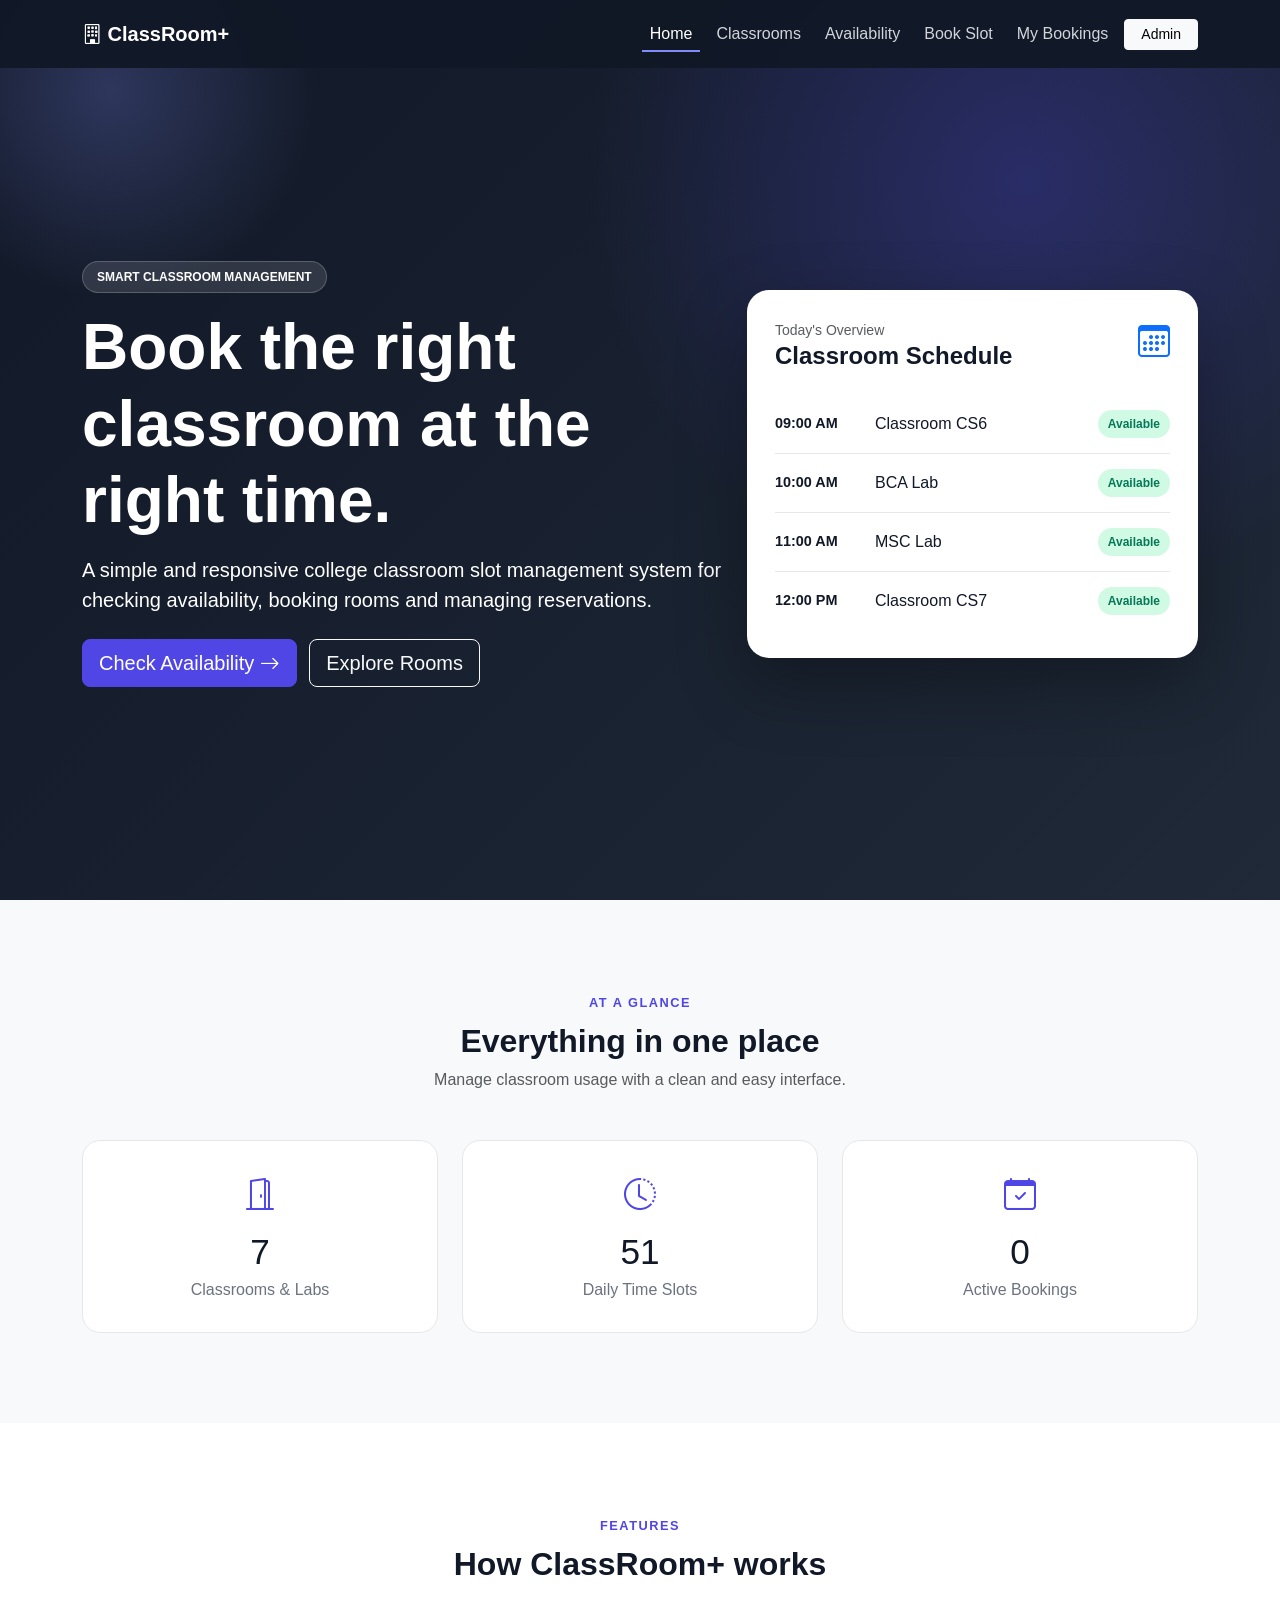
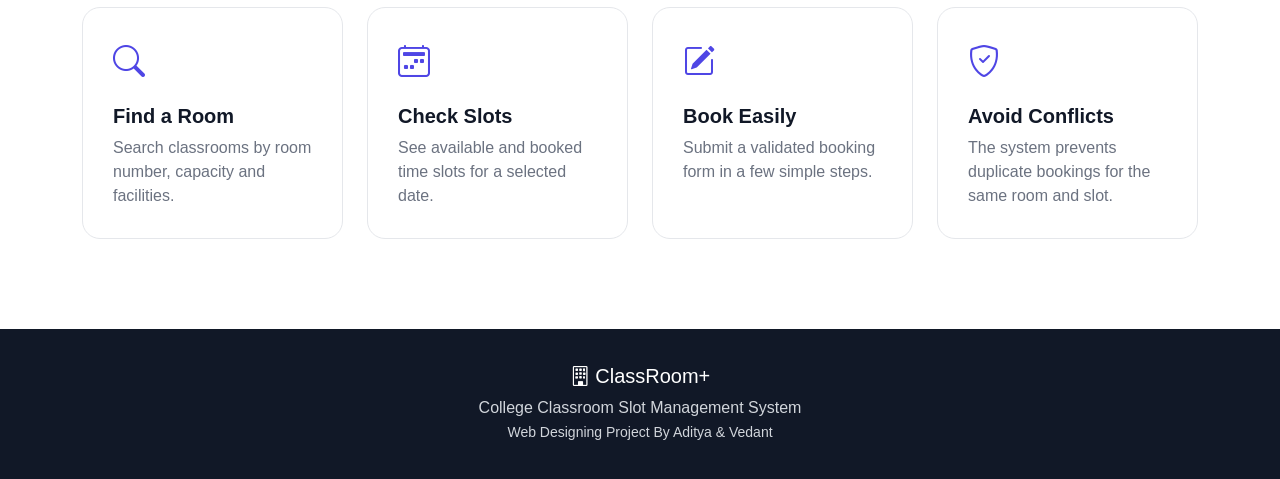
<file: ClassRoom-Plus/index.html>
<!DOCTYPE html>
<html lang="en">
<head>
    <meta charset="UTF-8">
    <title>ClassRoom+ | Classroom Slot Management</title>
    <link href="https://cdn.jsdelivr.net/npm/bootstrap@5.3.3/dist/css/bootstrap.min.css" rel="stylesheet">
    <link rel="stylesheet" href="https://cdn.jsdelivr.net/npm/bootstrap-icons@1.11.3/font/bootstrap-icons.min.css">
    <link rel="stylesheet" href="css/style.css">
<link rel="stylesheet" href="css/animations.css">
</head>
<body>
<nav class="navbar navbar-expand navbar-dark fixed-top">
    <div class="container">
        <a class="navbar-brand fw-bold" href="index.html"><i class="bi bi-building"></i> ClassRoom+</a>
        <div class="navbar-collapse" id="mainNav">
            <ul class="navbar-nav ms-auto align-items-center">
                <li class="nav-item"><a class="nav-link active" href="index.html">Home</a></li>
                <li class="nav-item"><a class="nav-link" href="classrooms.html">Classrooms</a></li>
                <li class="nav-item"><a class="nav-link" href="slots.html">Availability</a></li>
                <li class="nav-item"><a class="nav-link" href="booking.html">Book Slot</a></li>
                <li class="nav-item"><a class="nav-link" href="bookings.html">My Bookings</a></li>
                <li class="nav-item ms-2"><a class="btn btn-light btn-sm px-3" href="admin.html">Admin</a></li>
            </ul>
        </div>
    </div>
</nav>

<header class="hero">
    <div class="container">
        <div class="row align-items-center min-vh-100 pt-5">
            <div class="col-7">
                <span class="badge rounded-pill hero-badge mb-3">SMART CLASSROOM MANAGEMENT</span>
                <h1 class="display-3 fw-bold">Book the right classroom at the right time.</h1>
                <p class="lead mt-3">A simple and responsive college classroom slot management system for checking availability, booking rooms and managing reservations.</p>
                <div class="mt-4">
                    <a href="slots.html" class="btn btn-primary btn-lg me-2">Check Availability <i class="bi bi-arrow-right"></i></a>
                    <a href="classrooms.html" class="btn btn-outline-light btn-lg">Explore Rooms</a>
                </div>
            </div>
            <div class="col-5">
                <div class="hero-card">
                    <div class="d-flex justify-content-between mb-4">
                        <div>
                            <small class="text-muted">Today's Overview</small>
                            <h4 class="fw-bold mb-0">Classroom Schedule</h4>
                        </div>
                        <i class="bi bi-calendar3 fs-2 text-primary"></i>
                    </div>
                    <div class="schedule-item" data-room="101" data-slot="09:00 AM - 10:00 AM">
                        <span class="time">09:00 AM</span><span>Classroom CS6</span><span class="status available">Available</span>
                    </div>
                    <div class="schedule-item" data-room="201" data-slot="10:00 AM - 11:00 AM">
                        <span class="time">10:00 AM</span><span>BCA Lab</span><span class="status booked">Booked</span>
                    </div>
                    <div class="schedule-item" data-room="202" data-slot="11:00 AM - 12:00 PM">
                        <span class="time">11:00 AM</span><span>MSC Lab</span><span class="status available">Available</span>
                    </div>
                    <div class="schedule-item" data-room="102" data-slot="12:00 PM - 01:00 PM">
                        <span class="time">12:00 PM</span><span>Classroom CS7</span><span class="status booked">Booked</span>
                    </div>
                </div>
            </div>
        </div>
    </div>
</header>

<section class="section-padding bg-light">
    <div class="container">
        <div class="text-center mb-5">
            <span class="section-label">AT A GLANCE</span>
            <h2 class="fw-bold mt-2">Everything in one place</h2>
            <p class="text-muted">Manage classroom usage with a clean and easy interface.</p>
        </div>
        <div class="row g-4">
            <div class="col-4"><div class="stat-card"><i class="bi bi-door-open"></i><h3 id="statRooms" data-count="0">0</h3><p>Classrooms & Labs</p></div></div>
            <div class="col-4"><div class="stat-card"><i class="bi bi-clock-history"></i><h3 id="statSlots" data-count="0">0</h3><p>Daily Time Slots</p></div></div>
            <div class="col-4"><div class="stat-card"><i class="bi bi-calendar-check"></i><h3 id="statBookings" data-count="0">0</h3><p>Active Bookings</p></div></div>
        </div>
    </div>
</section>

<section class="section-padding" id="features">
    <div class="container">
        <div class="text-center mb-4">
            <span class="section-label">FEATURES</span>
            <h2 class="fw-bold mt-2">How ClassRoom+ works</h2>
        </div>
        <div class="row g-4">
            <div class="col-3"><div class="feature-card"><i class="bi bi-search"></i><h5>Find a Room</h5><p>Search classrooms by room number, capacity and facilities.</p></div></div>
            <div class="col-3"><div class="feature-card"><i class="bi bi-calendar2-week"></i><h5>Check Slots</h5><p>See available and booked time slots for a selected date.</p></div></div>
            <div class="col-3"><div class="feature-card"><i class="bi bi-pencil-square"></i><h5>Book Easily</h5><p>Submit a validated booking form in a few simple steps.</p></div></div>
            <div class="col-3"><div class="feature-card"><i class="bi bi-shield-check"></i><h5>Avoid Conflicts</h5><p>The system prevents duplicate bookings for the same room and slot.</p></div></div>
        </div>
    </div>
</section>

<footer class="footer">
    <div class="container text-center">
        <h5><i class="bi bi-building"></i> ClassRoom+</h5>
        <p class="mb-0">College Classroom Slot Management System</p>
        <small>Web Designing Project By Aditya & Vedant</small>
    </div>
</footer>

<script src="https://code.jquery.com/jquery-3.7.1.min.js"></script>
<script src="https://cdn.jsdelivr.net/npm/bootstrap@5.3.3/dist/js/bootstrap.bundle.min.js"></script>
<script src="js/script.js"></script>
<script src="js/booking.js"></script>
<script src="js/animations.js"></script>
</body>
</html>
</file>
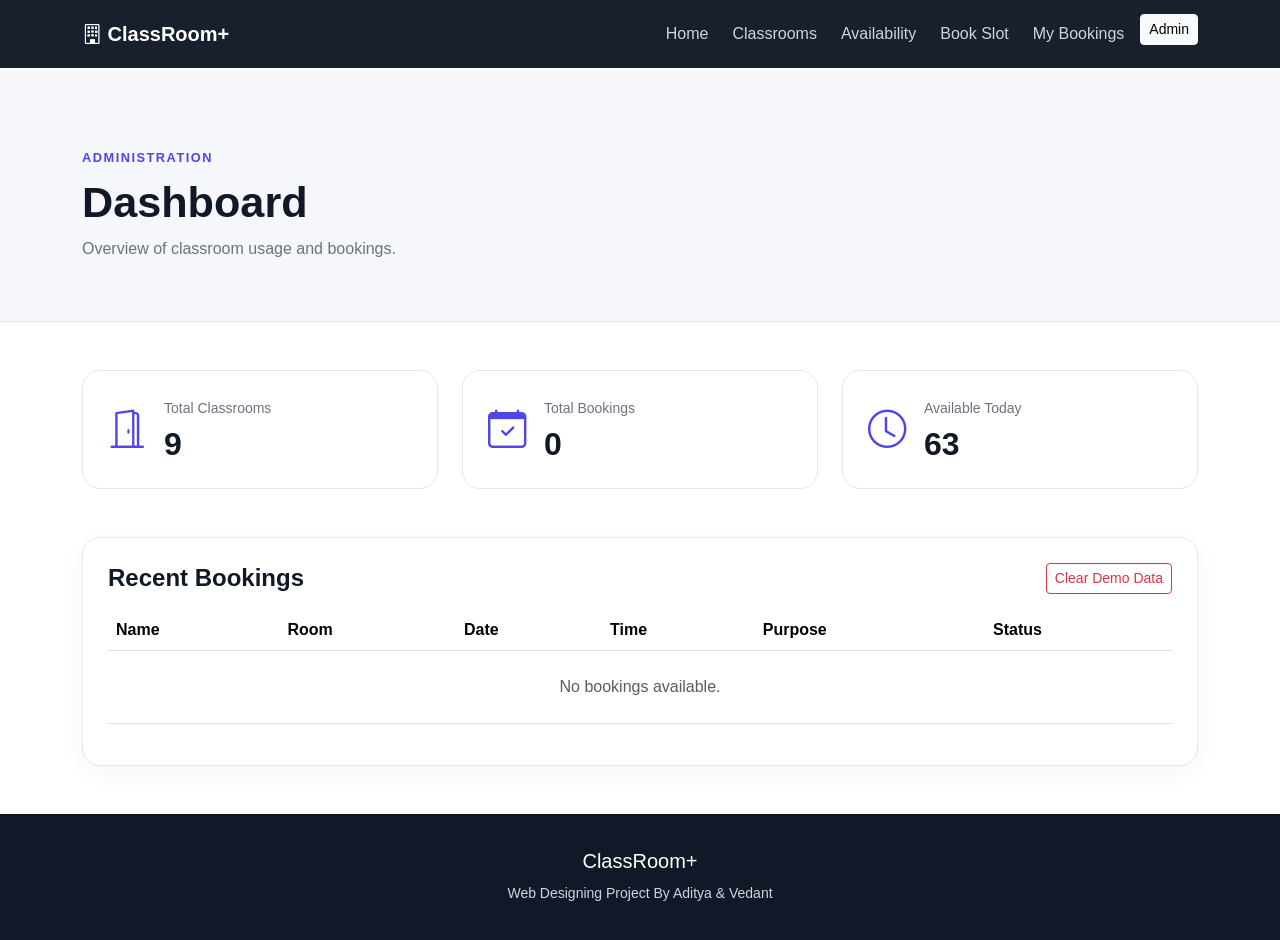
<file: ClassRoom-Plus/admin.html>
<!DOCTYPE html>
<html lang="en">

<head>
    <meta charset="UTF-8">
    <title>Admin Dashboard | ClassRoom+</title>
    <link href="https://cdn.jsdelivr.net/npm/bootstrap@5.3.3/dist/css/bootstrap.min.css" rel="stylesheet">
    <link rel="stylesheet" href="https://cdn.jsdelivr.net/npm/bootstrap-icons@1.11.3/font/bootstrap-icons.min.css">
    <link rel="stylesheet" href="css/style.css">

    <link rel="stylesheet" href="css/animations.css">
</head>

<body>
    <nav class="navbar navbar-expand navbar-dark fixed-top">
        <div class="container">
            <a class="navbar-brand fw-bold" href="index.html"><i class="bi bi-building"></i> ClassRoom+</a>
            <div class="navbar-collapse" id="mainNav">
                <ul class="navbar-nav ms-auto">
                    <li class="nav-item"><a class="nav-link" href="index.html">Home</a></li>
                    <li class="nav-item"><a class="nav-link" href="classrooms.html">Classrooms</a></li>
                    <li class="nav-item"><a class="nav-link" href="slots.html">Availability</a></li>
                    <li class="nav-item"><a class="nav-link" href="booking.html">Book Slot</a></li>
                    <li class="nav-item"><a class="nav-link" href="bookings.html">My Bookings</a></li>
                    <li class="nav-item"><a class="btn btn-light btn-sm ms-2" href="admin.html">Admin</a></li>
                </ul>
            </div>
        </div>
    </nav>
    <div class="page-header">
        <div class="container"><span class="section-label">ADMINISTRATION</span>
            <h1>Dashboard</h1>
            <p>Overview of classroom usage and bookings.</p>
        </div>
    </div>
    <main class="container py-5">
        <div class="row g-4 mb-5">
            <div class="col-4">
                <div class="dashboard-stat"><i class="bi bi-door-open"></i>
                    <div><small>Total Classrooms</small>
                        <h2 id="totalRooms" data-count="0">0</h2>
                    </div>
                </div>
            </div>
            <div class="col-4">
                <div class="dashboard-stat"><i class="bi bi-calendar-check"></i>
                    <div><small>Total Bookings</small>
                        <h2 id="totalBookings">0</h2>
                    </div>
                </div>
            </div>
            <div class="col-4">
                <div class="dashboard-stat"><i class="bi bi-clock"></i>
                    <div><small>Available Today</small>
                        <h2 id="availableToday" data-count="0">0</h2>
                    </div>
                </div>
            </div>
        </div>
        <div class="table-card">
            <div class="d-flex justify-content-between align-items-center mb-3">
                <h4 class="fw-bold mb-0">Recent Bookings</h4><button class="btn btn-outline-danger btn-sm"
                    onclick="clearAllBookings()">Clear Demo Data</button>
            </div>
            <div>
                <table class="table align-middle">
                    <thead>
                        <tr>
                            <th>Name</th>
                            <th>Room</th>
                            <th>Date</th>
                            <th>Time</th>
                            <th>Purpose</th>
                            <th>Status</th>
                        </tr>
                    </thead>
                    <tbody id="adminBookingTable"></tbody>
                </table>
            </div>
        </div>
    </main>
    <footer class="footer">
        <div class="container text-center">
            <h5>ClassRoom+</h5><small>Web Designing Project By Aditya &amp; Vedant</small>
        </div>
    </footer>
    <script src="https://code.jquery.com/jquery-3.7.1.min.js"></script>
    <script src="https://cdn.jsdelivr.net/npm/bootstrap@5.3.3/dist/js/bootstrap.bundle.min.js"></script>
    <script src="js/script.js"></script>
    <script src="js/booking.js"></script>
    <script src="js/animations.js"></script>
</body>

</html>
</file>
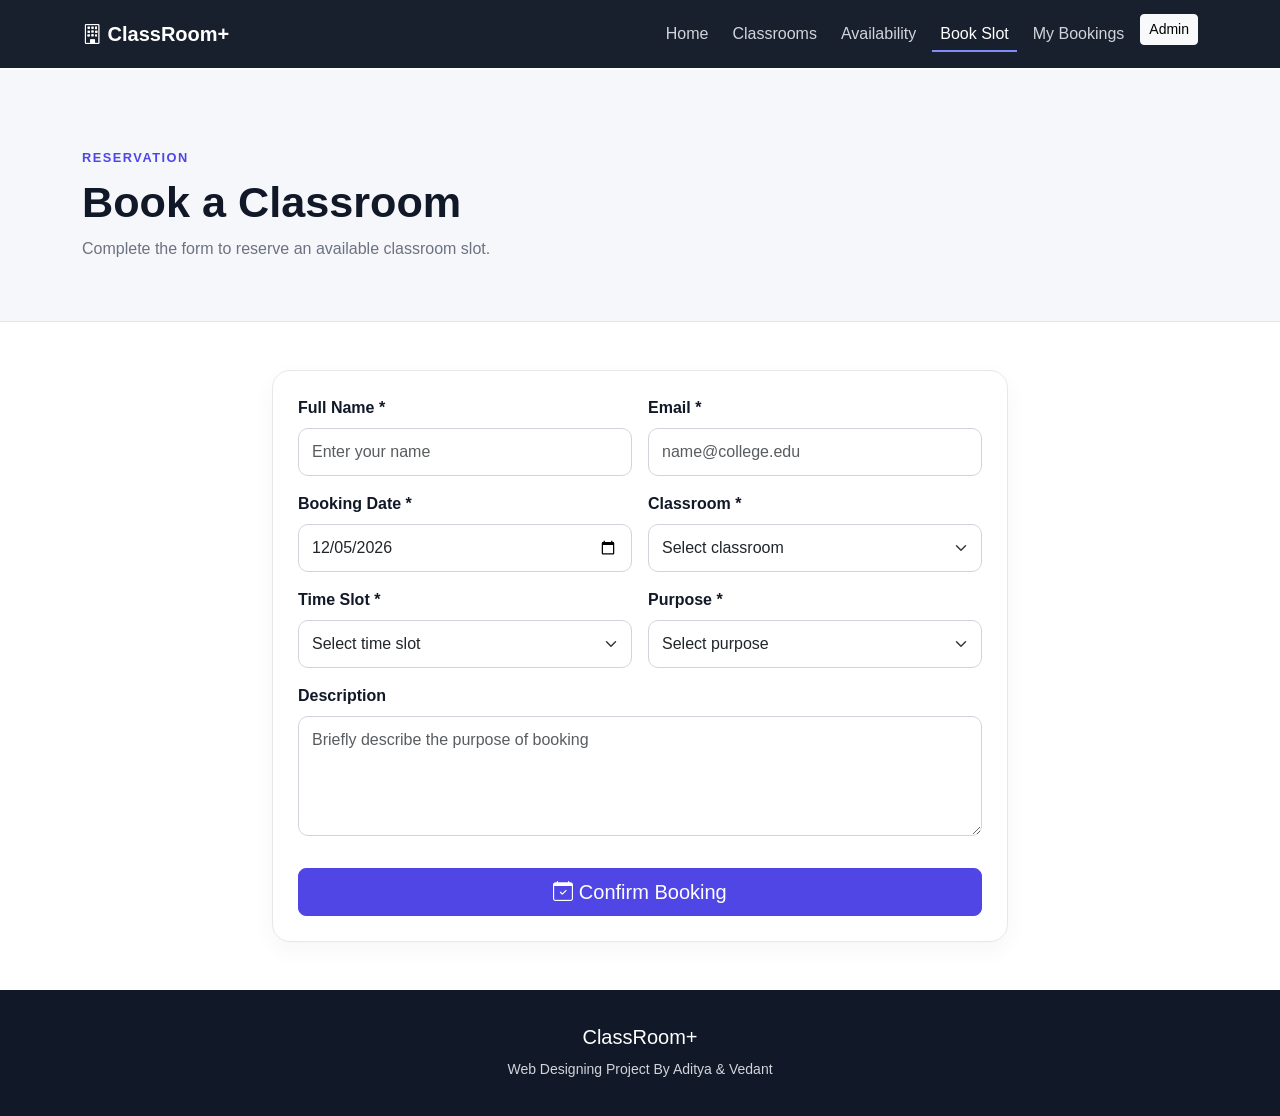
<file: ClassRoom-Plus/booking.html>
<!DOCTYPE html>
<html lang="en">

<head>
    <meta charset="UTF-8">
    <title>Book Slot | ClassRoom+</title>
    <link href="https://cdn.jsdelivr.net/npm/bootstrap@5.3.3/dist/css/bootstrap.min.css" rel="stylesheet">
    <link rel="stylesheet" href="https://cdn.jsdelivr.net/npm/bootstrap-icons@1.11.3/font/bootstrap-icons.min.css">
    <link rel="stylesheet" href="css/style.css">
    <link rel="stylesheet" href="css/animations.css">
</head>

<body>
    <nav class="navbar navbar-expand navbar-dark fixed-top">
        <div class="container">
            <a class="navbar-brand fw-bold" href="index.html"><i class="bi bi-building"></i> ClassRoom+</a>
            <div class="navbar-collapse" id="mainNav">
                <ul class="navbar-nav ms-auto">
                    <li class="nav-item"><a class="nav-link" href="index.html">Home</a></li>
                    <li class="nav-item"><a class="nav-link" href="classrooms.html">Classrooms</a></li>
                    <li class="nav-item"><a class="nav-link" href="slots.html">Availability</a></li>
                    <li class="nav-item"><a class="nav-link active" href="booking.html">Book Slot</a></li>
                    <li class="nav-item"><a class="nav-link" href="bookings.html">My Bookings</a></li>
                    <li class="nav-item"><a class="btn btn-light btn-sm ms-2" href="admin.html">Admin</a></li>
                </ul>
            </div>
        </div>
    </nav>

    <div class="page-header">
        <div class="container"><span class="section-label">RESERVATION</span>
            <h1>Book a Classroom</h1>
            <p>Complete the form to reserve an available classroom slot.</p>
        </div>
    </div>
    <main class="container py-5">
        <div class="row justify-content-center">
            <div class="col-8">
                <div class="form-card">
                    <form id="bookingForm" onsubmit="return validateBooking(event)">
                        <div class="row g-3">
                            <div class="col-6"><label class="form-label" for="name">Full Name *</label><input id="name"
                                    class="form-control" placeholder="Enter your name"></div>
                            <div class="col-6"><label class="form-label" for="email">Email *</label><input id="email"
                                    type="email" class="form-control" placeholder="name@college.edu"></div>
                            <div class="col-6"><label class="form-label" for="bookingDate">Booking Date *</label><input
                                    id="bookingDate" type="date" class="form-control"></div>
                            <div class="col-6"><label class="form-label" for="bookingRoom">Classroom *</label><select
                                    id="bookingRoom" class="form-select"></select></div>
                            <div class="col-6"><label class="form-label" for="bookingSlot">Time Slot *</label><select
                                    id="bookingSlot" class="form-select"></select></div>
                            <div class="col-6"><label class="form-label" for="purpose">Purpose *</label><select
                                    id="purpose" class="form-select">
                                    <option value="">Select purpose</option>
                                    <option>Lecture</option>
                                    <option>Project Discussion</option>
                                    <option>Seminar</option>
                                    <option>Workshop</option>
                                    <option>Club Activity</option>
                                    <option>Other</option>
                                </select></div>
                            <div class="col-12"><label class="form-label" for="description">Description</label><textarea
                                    id="description" class="form-control" rows="4"
                                    placeholder="Briefly describe the purpose of booking"></textarea></div>
                            <div class="col-12">
                                <div id="formMessage"></div>
                            </div>
                            <div class="col-12"><button class="btn btn-primary btn-lg w-100" type="submit"><i
                                        class="bi bi-calendar-check"></i> Confirm Booking</button></div>
                        </div>
                    </form>
                </div>
            </div>
        </div>
    </main>
    <footer class="footer">
        <div class="container text-center">
            <h5>ClassRoom+</h5><small>Web Designing Project By Aditya &amp; Vedant</small>
        </div>
    </footer>
    <script src="https://code.jquery.com/jquery-3.7.1.min.js"></script>
    <script src="https://cdn.jsdelivr.net/npm/bootstrap@5.3.3/dist/js/bootstrap.bundle.min.js"></script>
    <script src="js/script.js"></script>
    <script src="js/booking.js"></script>
    <script src="js/animations.js"></script>
</body>

</html>
</file>
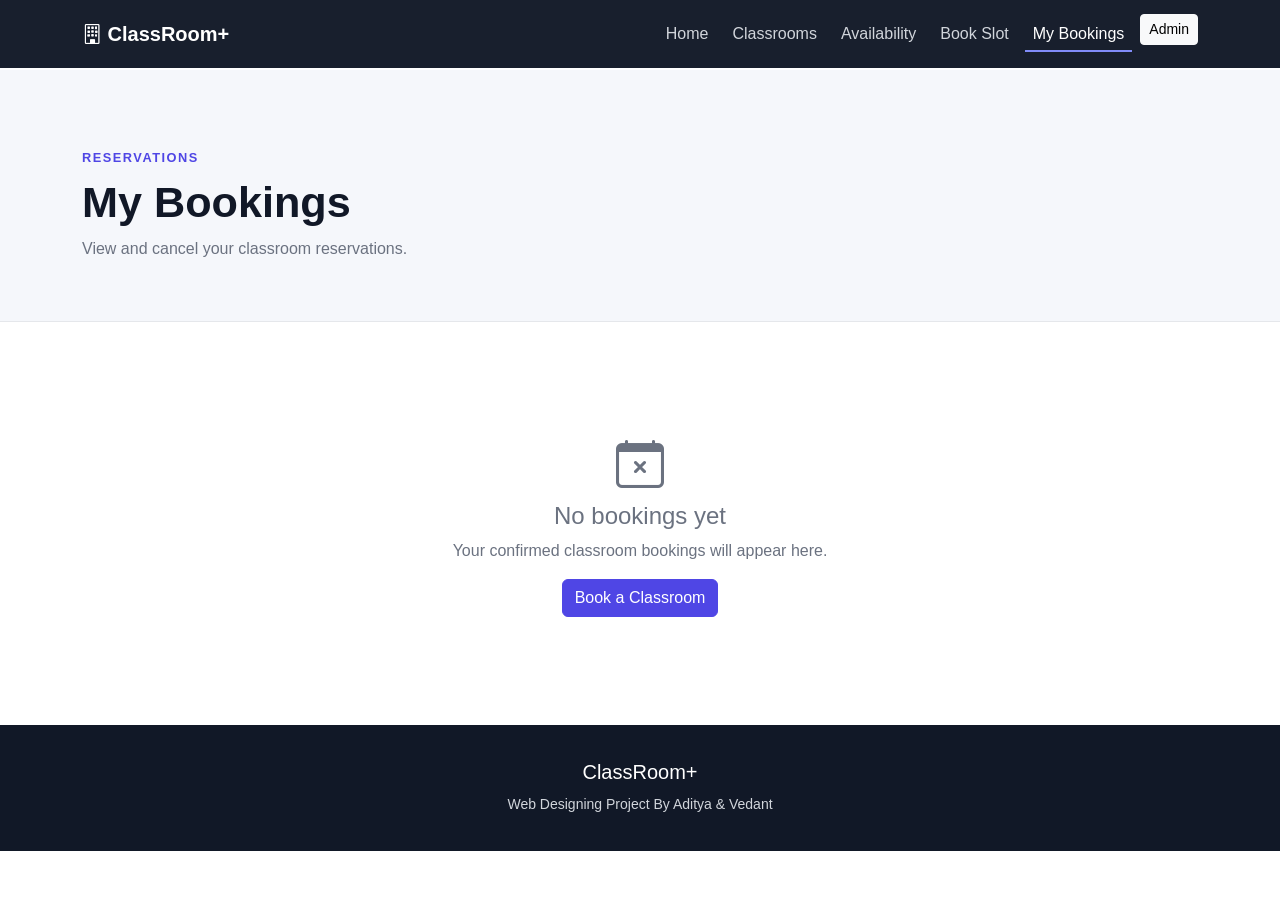
<file: ClassRoom-Plus/bookings.html>
<!DOCTYPE html>
<html lang="en">

<head>
    <meta charset="UTF-8">
    <title>My Bookings | ClassRoom+</title>
    <link href="https://cdn.jsdelivr.net/npm/bootstrap@5.3.3/dist/css/bootstrap.min.css" rel="stylesheet">
    <link rel="stylesheet" href="https://cdn.jsdelivr.net/npm/bootstrap-icons@1.11.3/font/bootstrap-icons.min.css">
    <link rel="stylesheet" href="css/style.css">
    <link rel="stylesheet" href="css/animations.css">
</head>

<body>
    <nav class="navbar navbar-expand navbar-dark fixed-top">
        <div class="container">
            <a class="navbar-brand fw-bold" href="index.html"><i class="bi bi-building"></i> ClassRoom+</a>
            <div class="navbar-collapse" id="mainNav">
                <ul class="navbar-nav ms-auto">
                    <li class="nav-item"><a class="nav-link" href="index.html">Home</a></li>
                    <li class="nav-item"><a class="nav-link" href="classrooms.html">Classrooms</a></li>
                    <li class="nav-item"><a class="nav-link" href="slots.html">Availability</a></li>
                    <li class="nav-item"><a class="nav-link" href="booking.html">Book Slot</a></li>
                    <li class="nav-item"><a class="nav-link active" href="bookings.html">My Bookings</a></li>
                    <li class="nav-item"><a class="btn btn-light btn-sm ms-2" href="admin.html">Admin</a></li>
                </ul>
            </div>
        </div>
    </nav>
    <div class="page-header">
        <div class="container"><span class="section-label">RESERVATIONS</span>
            <h1>My Bookings</h1>
            <p>View and cancel your classroom reservations.</p>
        </div>
    </div>
    <main class="container py-5">
        <div id="bookingList"></div>
    </main>
    <footer class="footer">
        <div class="container text-center">
            <h5>ClassRoom+</h5><small>Web Designing Project By Aditya &amp; Vedant</small>
        </div>
    </footer>
    <script src="https://code.jquery.com/jquery-3.7.1.min.js"></script>
    <script src="https://cdn.jsdelivr.net/npm/bootstrap@5.3.3/dist/js/bootstrap.bundle.min.js"></script>
    <script src="js/script.js"></script>
    <script src="js/booking.js"></script>
    <script src="js/animations.js"></script>
</body>

</html>
</file>
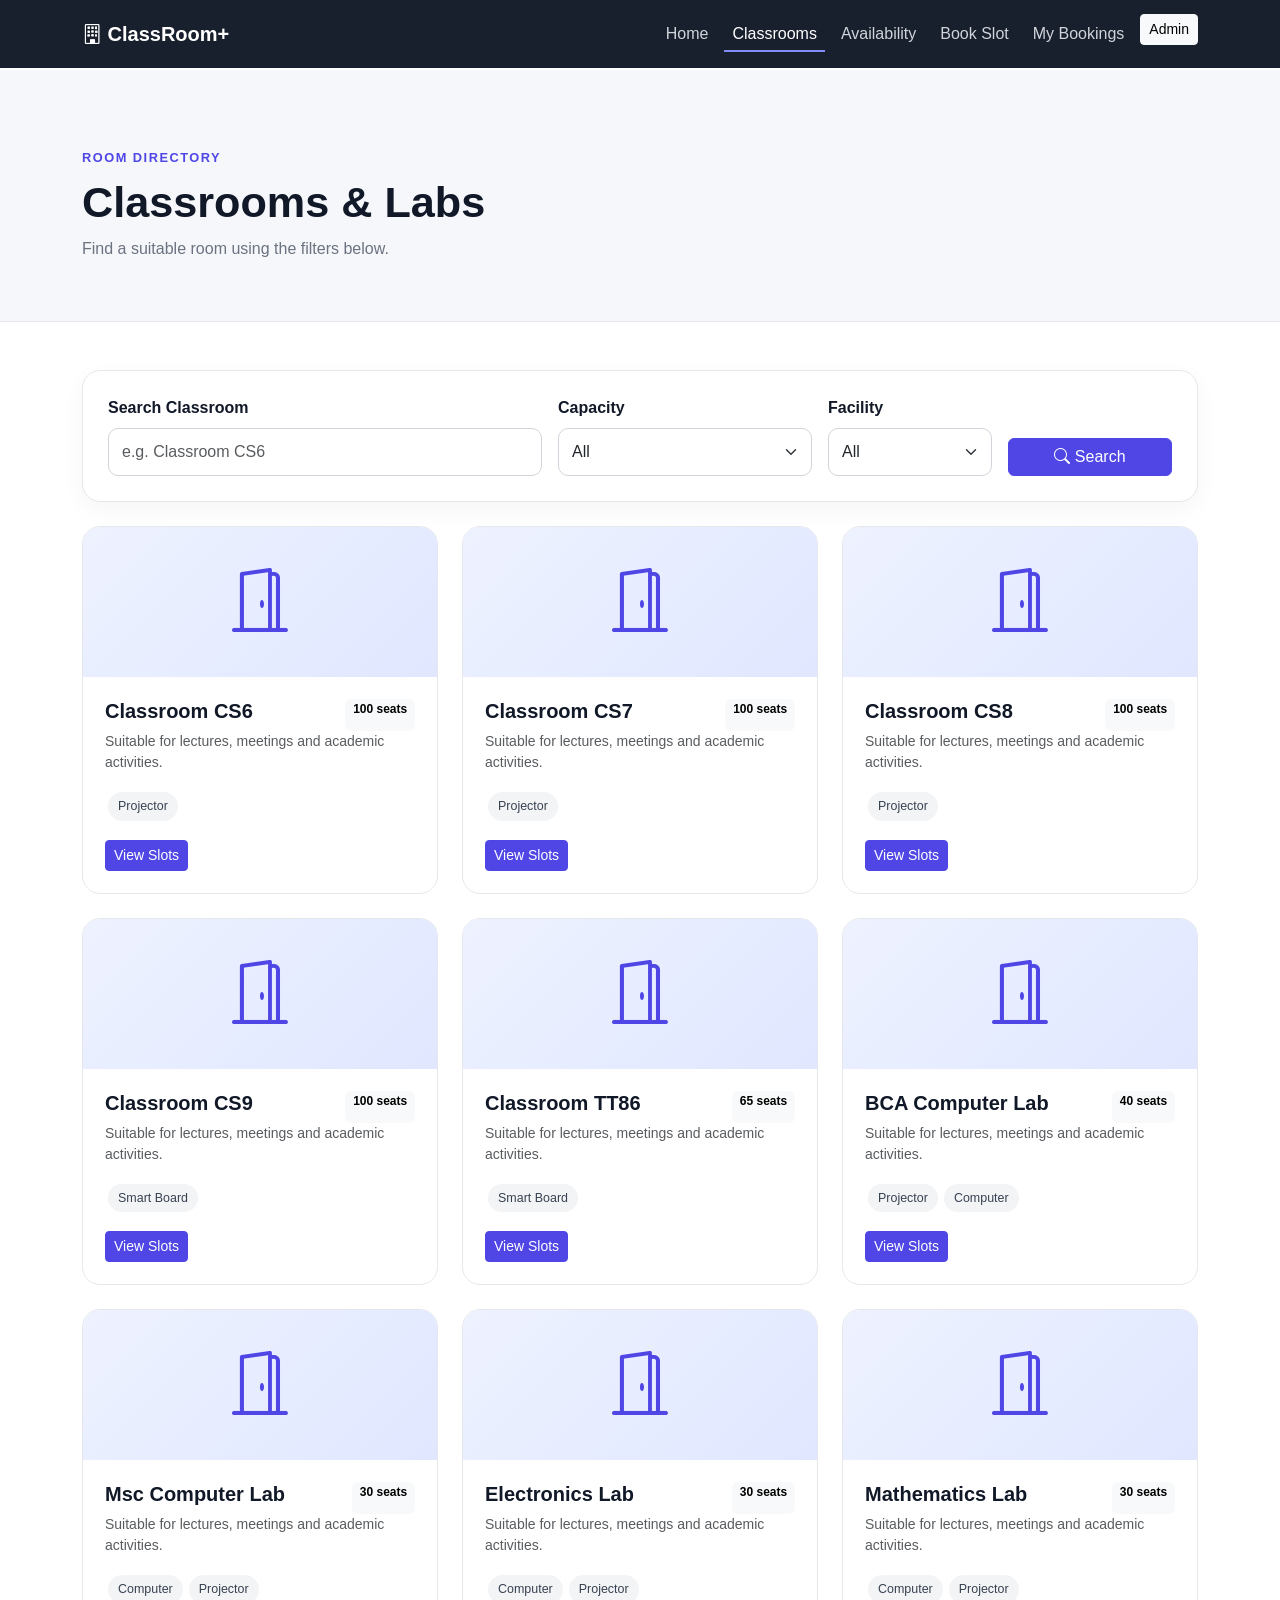
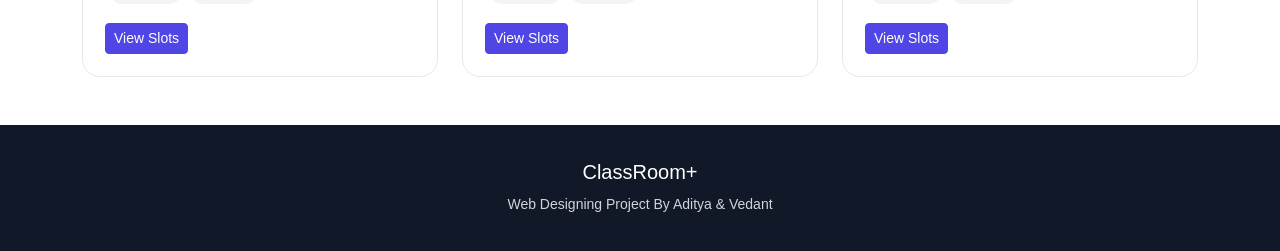
<file: ClassRoom-Plus/classrooms.html>
<!DOCTYPE html>
<html lang="en">
<head>
    <meta charset="UTF-8">
    <title>Classrooms | ClassRoom+</title>
    <link href="https://cdn.jsdelivr.net/npm/bootstrap@5.3.3/dist/css/bootstrap.min.css" rel="stylesheet">
    <link rel="stylesheet" href="https://cdn.jsdelivr.net/npm/bootstrap-icons@1.11.3/font/bootstrap-icons.min.css">
    <link rel="stylesheet" href="css/style.css">
<link rel="stylesheet" href="css/animations.css">
</head>
<body>
<nav class="navbar navbar-expand navbar-dark fixed-top"><div class="container">
<a class="navbar-brand fw-bold" href="index.html"><i class="bi bi-building"></i> ClassRoom+</a>
<div class="navbar-collapse" id="mainNav"><ul class="navbar-nav ms-auto">
<li class="nav-item"><a class="nav-link" href="index.html">Home</a></li><li class="nav-item"><a class="nav-link active" href="classrooms.html">Classrooms</a></li>
<li class="nav-item"><a class="nav-link" href="slots.html">Availability</a></li><li class="nav-item"><a class="nav-link" href="booking.html">Book Slot</a></li>
<li class="nav-item"><a class="nav-link" href="bookings.html">My Bookings</a></li><li class="nav-item"><a class="btn btn-light btn-sm ms-2" href="admin.html">Admin</a></li>
</ul></div></div></nav>

<div class="page-header"><div class="container"><span class="section-label">ROOM DIRECTORY</span><h1>Classrooms & Labs</h1><p>Find a suitable room using the filters below.</p></div></div>

<main class="container py-5">
<div class="filter-box mb-4">
<div class="row g-3 align-items-end">
<div class="col-5"><label class="form-label" for="roomSearch">Search Classroom</label><input id="roomSearch" class="form-control" placeholder="e.g. Classroom CS6"></div>
<div class="col-3"><label class="form-label" for="capacityFilter">Capacity</label><select id="capacityFilter" class="form-select"><option value="">All</option><option value="40">40+</option><option value="60">60+</option><option value="100">100+</option></select></div>
<div class="col-2"><label class="form-label" for="facilityFilter">Facility</label><select id="facilityFilter" class="form-select"><option value="">All</option><option value="Projector">Projector</option><option value="Smart Board">Smart Board</option><option value="Computer">Computer</option></select></div>
<div class="col-2"><button class="btn btn-primary w-100" onclick="searchClassrooms()"><i class="bi bi-search"></i> Search</button></div>
</div>
</div>
<div id="roomList" class="row g-4"></div>
<div id="noRooms" class="empty-state d-none"><i class="bi bi-search"></i><h4>No classrooms found</h4><p>Try changing your filters.</p></div>
</main>

<footer class="footer"><div class="container text-center"><h5>ClassRoom+</h5><small>Web Designing Project By Aditya &amp; Vedant</small></div></footer>
<script src="https://code.jquery.com/jquery-3.7.1.min.js"></script>
<script src="https://cdn.jsdelivr.net/npm/bootstrap@5.3.3/dist/js/bootstrap.bundle.min.js"></script>
<script src="js/script.js"></script>
<script src="js/booking.js"></script>
<script src="js/animations.js"></script>
</body></html>
</file>
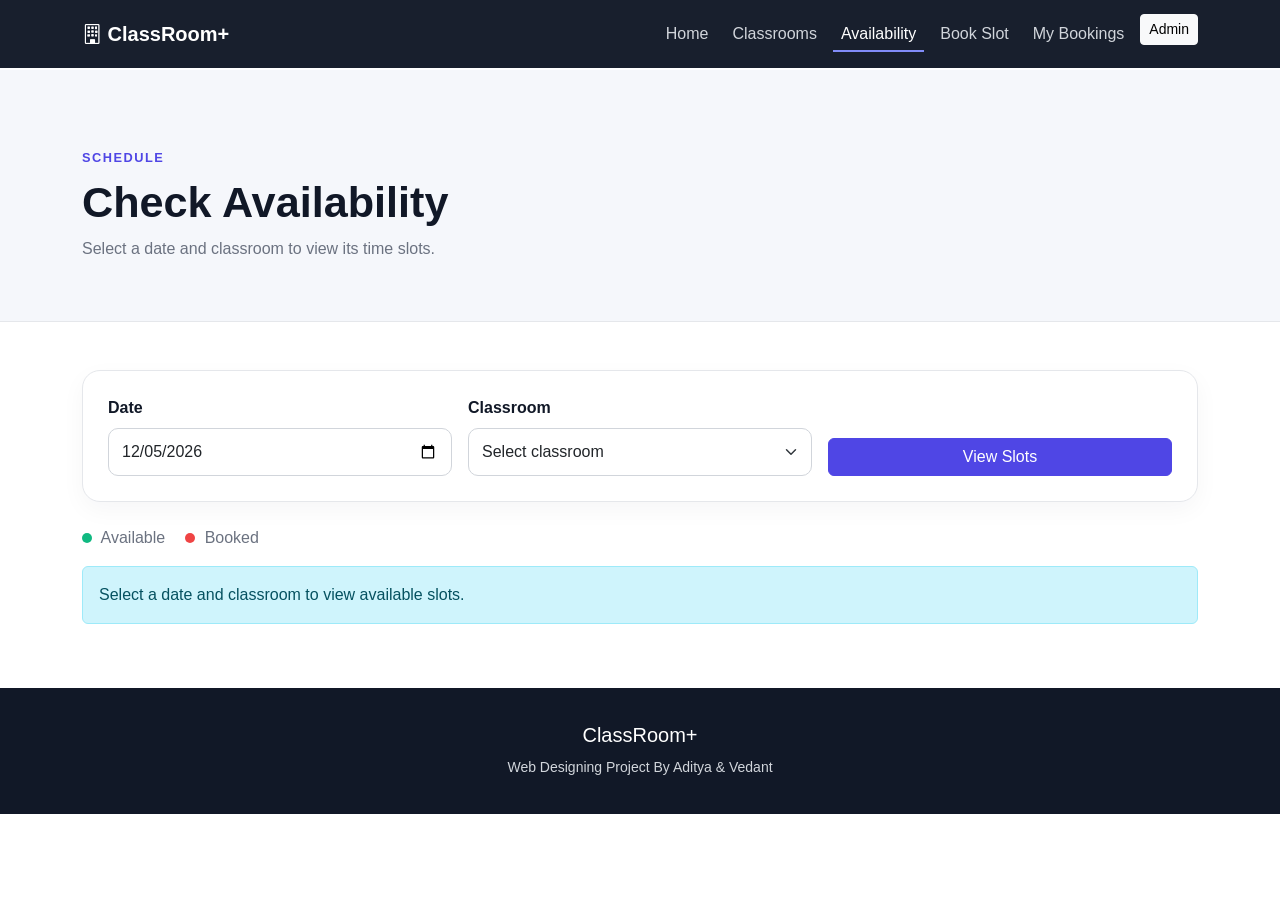
<file: ClassRoom-Plus/slots.html>
<!DOCTYPE html>
<html lang="en">

<head>
    <meta charset="UTF-8">
    <title>Availability | ClassRoom+</title>
    <link href="https://cdn.jsdelivr.net/npm/bootstrap@5.3.3/dist/css/bootstrap.min.css" rel="stylesheet">
    <link rel="stylesheet" href="https://cdn.jsdelivr.net/npm/bootstrap-icons@1.11.3/font/bootstrap-icons.min.css">
    <link rel="stylesheet" href="css/style.css">
    <link rel="stylesheet" href="css/animations.css">
</head>

<body>
    <nav class="navbar navbar-expand navbar-dark fixed-top">
        <div class="container">
            <a class="navbar-brand fw-bold" href="index.html"><i class="bi bi-building"></i> ClassRoom+</a>
            <div class="navbar-collapse" id="mainNav">
                <ul class="navbar-nav ms-auto">
                    <li class="nav-item"><a class="nav-link" href="index.html">Home</a></li>
                    <li class="nav-item"><a class="nav-link" href="classrooms.html">Classrooms</a></li>
                    <li class="nav-item"><a class="nav-link active" href="slots.html">Availability</a></li>
                    <li class="nav-item"><a class="nav-link" href="booking.html">Book Slot</a></li>
                    <li class="nav-item"><a class="nav-link" href="bookings.html">My Bookings</a></li>
                    <li class="nav-item"><a class="btn btn-light btn-sm ms-2" href="admin.html">Admin</a></li>
                </ul>
            </div>
        </div>
    </nav>

    <div class="page-header">
        <div class="container"><span class="section-label">SCHEDULE</span>
            <h1>Check Availability</h1>
            <p>Select a date and classroom to view its time slots.</p>
        </div>
    </div>
    <main class="container py-5">
        <div class="filter-box mb-4">
            <div class="row g-3 align-items-end">
                <div class="col-4"><label class="form-label" for="slotDate">Date</label><input type="date" id="slotDate"
                        class="form-control"></div>
                <div class="col-4"><label class="form-label" for="slotRoom">Classroom</label><select id="slotRoom"
                        class="form-select"></select></div>
                <div class="col-4"><button class="btn btn-primary w-100" onclick="showSlots()">View Slots</button></div>
            </div>
        </div>
        <div class="legend mb-3"><span><i class="dot available-dot"></i> Available</span><span><i
                    class="dot booked-dot"></i> Booked</span><span id="slotSummary" class="ms-auto fw-semibold"></span>
        </div>
        <div id="slotList" class="row g-3"></div>
    </main>
    <footer class="footer">
        <div class="container text-center">
            <h5>ClassRoom+</h5><small>Web Designing Project By Aditya &amp; Vedant</small>
        </div>
    </footer>
    <script src="https://code.jquery.com/jquery-3.7.1.min.js"></script>
    <script src="https://cdn.jsdelivr.net/npm/bootstrap@5.3.3/dist/js/bootstrap.bundle.min.js"></script>
    <script src="js/script.js"></script>
    <script src="js/booking.js"></script>
    <script src="js/animations.js"></script>
</body>

</html>
</file>
<file: ClassRoom-Plus/css/style.css>
:root {
    --primary: #4f46e5;
    --primary-dark: #3730a3;
    --dark: #111827;
    --muted: #6b7280;
    --light: #f5f7fb;
    --border: #e5e7eb;
}

* {
    box-sizing: border-box;
}

body {
    font-family: "Segoe UI", Arial, sans-serif;
    color: var(--dark);
    background: #fff;
}

.navbar {
    background: rgba(17, 24, 39, .97);
    padding: 14px 0;
}

.navbar .nav-link {
    color: #d1d5db;
    margin-left: 8px;
}

.navbar .nav-link:hover,
.navbar .nav-link.active {
    color: #fff;
}

.hero {
    min-height: 100vh;
    background: radial-gradient(circle at 80% 20%, rgba(79, 70, 229, .3), transparent 35%), linear-gradient(135deg, #111827, #1f2937);
    color: white;
}

.hero-badge {
    background: rgba(255, 255, 255, .12);
    border: 1px solid rgba(255, 255, 255, .2);
    padding: 9px 14px;
}

.hero-card {
    background: white;
    color: var(--dark);
    border-radius: 22px;
    padding: 28px;
    box-shadow: 0 25px 70px rgba(0, 0, 0, .3);
}

.schedule-item {
    display: grid;
    grid-template-columns: 90px 1fr auto;
    gap: 10px;
    align-items: center;
    padding: 15px 0;
    border-bottom: 1px solid var(--border);
}

.schedule-item:last-child {
    border-bottom: 0;
}

.time {
    font-weight: 700;
    font-size: .9rem;
}

.status {
    padding: 5px 10px;
    border-radius: 20px;
    font-size: .75rem;
    font-weight: 600;
}

.status.available {
    color: #047857;
    background: #d1fae5;
}

.status.booked {
    color: #b91c1c;
    background: #fee2e2;
}

.section-padding {
    padding: 90px 0;
}

.section-label {
    color: var(--primary);
    font-size: .8rem;
    letter-spacing: 1.5px;
    font-weight: 800;
}

.stat-card,
.feature-card {
    background: #fff;
    border: 1px solid var(--border);
    border-radius: 18px;
    padding: 30px;
    text-align: center;
    height: 100%;
    transition: .25s;
}

.stat-card:hover,
.feature-card:hover,
.room-card:hover {
    transform: translateY(-5px);
    box-shadow: 0 15px 35px rgba(17, 24, 39, .08);
}

.stat-card i,
.feature-card i {
    color: var(--primary);
    font-size: 2rem;
}

.stat-card h3 {
    font-size: 2.2rem;
    margin: 12px 0 4px;
}

.feature-card {
    text-align: left;
}

.feature-card h5 {
    margin-top: 18px;
    font-weight: 700;
}

.feature-card p,
.stat-card p {
    color: var(--muted);
    margin-bottom: 0;
}

.page-header {
    margin-top: 70px;
    padding: 75px 0 60px;
    background: var(--light);
    border-bottom: 1px solid var(--border);
}

.page-header h1 {
    font-weight: 800;
    font-size: 2.7rem;
    margin: 8px 0;
}

.page-header p {
    color: var(--muted);
    margin: 0;
}

.filter-box,
.form-card,
.table-card {
    background: white;
    border: 1px solid var(--border);
    border-radius: 18px;
    padding: 25px;
    box-shadow: 0 8px 25px rgba(17, 24, 39, .04);
}

.room-card {
    border: 1px solid var(--border);
    border-radius: 18px;
    overflow: hidden;
    height: 100%;
    transition: .25s;
    background: white;
}

.room-icon {
    height: 150px;
    background: linear-gradient(135deg, #eef2ff, #e0e7ff);
    display: flex;
    align-items: center;
    justify-content: center;
    font-size: 4rem;
    color: var(--primary);
}

.room-body {
    padding: 22px;
}

.facility {
    display: inline-block;
    background: #f3f4f6;
    color: #374151;
    border-radius: 20px;
    padding: 5px 10px;
    margin: 3px;
    font-size: .78rem;
}

.empty-state {
    text-align: center;
    padding: 60px;
    color: var(--muted);
}

.empty-state i {
    font-size: 3rem;
}

.slot-card {
    border: 1px solid var(--border);
    border-radius: 14px;
    padding: 20px;
    background: white;
}

.slot-card.available {
    border-left: 5px solid #10b981;
}

.slot-card.booked {
    border-left: 5px solid #ef4444;
    opacity: .8;
}

.dot {
    width: 10px;
    height: 10px;
    display: inline-block;
    border-radius: 50%;
    margin-right: 5px;
}

.available-dot {
    background: #10b981;
}

.booked-dot {
    background: #ef4444;
}

.legend {
    display: flex;
    gap: 20px;
    color: var(--muted);
}

.form-control,
.form-select {
    padding: 11px 13px;
    border-radius: 10px;
    border-color: #d1d5db;
}

.form-control:focus,
.form-select:focus {
    border-color: var(--primary);
    box-shadow: 0 0 0 .2rem rgba(79, 70, 229, .12);
}

.form-label {
    font-weight: 600;
}

.booking-card {
    border: 1px solid var(--border);
    border-radius: 16px;
    padding: 22px;
    margin-bottom: 16px;
    background: white;
}

.dashboard-stat {
    display: flex;
    gap: 18px;
    align-items: center;
    background: white;
    border: 1px solid var(--border);
    border-radius: 18px;
    padding: 25px;
}

.dashboard-stat i {
    font-size: 2.4rem;
    color: var(--primary);
}

.dashboard-stat small {
    color: var(--muted);
}

.dashboard-stat h2 {
    margin: 5px 0 0;
    font-weight: 800;
}

.footer {
    background: #111827;
    color: #d1d5db;
    padding: 35px 0;
}

.footer h5 {
    color: #fff;
}

.btn-primary {
    background: var(--primary);
    border-color: var(--primary);
}

.btn-primary:hover {
    background: var(--primary-dark);
    border-color: var(--primary-dark);
}
</file>
<file: ClassRoom-Plus/css/animations.css>
@keyframes pageIn {
    from {
        opacity: 0
    }

    to {
        opacity: 1
    }
}

@keyframes up {
    from {
        opacity: 0;
        transform: translateY(28px)
    }

    to {
        opacity: 1;
        transform: none
    }
}

@keyframes shake {

    20%,
    60% {
        transform: translateX(-7px)
    }

    40%,
    80% {
        transform: translateX(7px)
    }
}

@keyframes pulse {
    0% {
        box-shadow: 0 0 0 0 rgba(16, 185, 129, .45)
    }

    100% {
        box-shadow: 0 0 0 9px transparent
    }
}

@keyframes floaty {
    50% {
        transform: translateY(-10px)
    }
}

@keyframes pop {
    0% {
        transform: scale(.4);
        opacity: 0
    }

    70% {
        transform: scale(1.2)
    }

    100% {
        transform: scale(1);
        opacity: 1
    }
}

@keyframes rip {
    to {
        transform: scale(5);
        opacity: 0
    }
}

body {
    animation: pageIn .5s
}

body.leaving {
    opacity: 0;
    transition: opacity .25s
}

#progress {
    position: fixed;
    top: 0;
    left: 0;
    height: 3px;
    width: 0;
    background: linear-gradient(90deg, #4f46e5, #818cf8);
    z-index: 2000
}

.navbar {
    transition: padding .3s, box-shadow .3s
}

.navbar.scrolled {
    padding: 8px 0;
    box-shadow: 0 6px 24px rgba(0, 0, 0, .25)
}

.navbar .nav-link {
    position: relative
}

.navbar .nav-link::after {
    content: "";
    position: absolute;
    left: 0;
    bottom: 2px;
    height: 2px;
    width: 100%;
    background: #818cf8;
    transform: scaleX(0);
    transition: transform .3s
}

.navbar .nav-link:hover::after,
.navbar .nav-link.active::after {
    transform: scaleX(1)
}

.reveal {
    opacity: 0
}

.reveal.in {
    opacity: 1;
    animation: up .65s cubic-bezier(.2, .7, .2, 1) var(--d, 0s) backwards
}

.hero {
    position: relative;
    overflow: hidden
}

.hero::before {
    content: "";
    position: absolute;
    width: 420px;
    height: 420px;
    border-radius: 50%;
    top: -120px;
    left: -100px;
    background: radial-gradient(circle, rgba(129, 140, 248, .25), transparent 70%);
    animation: floaty 9s ease-in-out infinite;
    pointer-events: none
}

.hero-card {
    animation: floaty 6s ease-in-out infinite
}

.schedule-item {
    animation: up .6s backwards
}

.schedule-item:nth-child(2) {
    animation-delay: .3s
}

.schedule-item:nth-child(3) {
    animation-delay: .45s
}

.schedule-item:nth-child(4) {
    animation-delay: .6s
}

.schedule-item:nth-child(5) {
    animation-delay: .75s
}

.status {
    transition: background .3s, color .3s
}

.status.available {
    animation: pulse 2s infinite
}

.btn {
    position: relative;
    overflow: hidden;
    transition: transform .2s, box-shadow .2s, background .2s, color .2s
}

.btn:hover {
    transform: translateY(-2px);
    box-shadow: 0 8px 20px rgba(79, 70, 229, .25)
}

.btn:active {
    transform: scale(.97)
}

.ripple {
    position: absolute;
    width: 30px;
    height: 30px;
    margin: -15px;
    border-radius: 50%;
    background: rgba(255, 255, 255, .5);
    transform: scale(0);
    animation: rip .6s linear;
    pointer-events: none
}

.btn i.bi-arrow-right {
    display: inline-block;
    transition: transform .25s
}

.btn:hover i.bi-arrow-right {
    transform: translateX(5px)
}

.slot-card,
.booking-card,
.dashboard-stat {
    transition: transform .25s, box-shadow .25s
}

.slot-card.available:hover {
    transform: translateY(-4px);
    box-shadow: 0 12px 28px rgba(16, 185, 129, .18);
    cursor: pointer
}

.slot-card.booked:hover {
    animation: shake .4s
}

.booking-card:hover,
.dashboard-stat:hover {
    transform: translateY(-3px);
    box-shadow: 0 12px 28px rgba(17, 24, 39, .08)
}

.room-icon i,
.stat-card i,
.feature-card i {
    display: inline-block;
    transition: transform .35s
}

.room-card:hover .room-icon i,
.stat-card:hover i,
.feature-card:hover i {
    transform: scale(1.2) rotate(-8deg)
}

.facility {
    transition: .2s
}

.facility:hover {
    background: #e0e7ff;
    color: #4f46e5;
    transform: scale(1.08)
}

.form-control,
.form-select {
    transition: border-color .2s, box-shadow .2s, transform .2s
}

.form-control:focus,
.form-select:focus {
    transform: translateY(-1px)
}

.form-label {
    transition: color .2s
}

.row>div:focus-within>.form-label {
    color: var(--primary)
}

.shake {
    animation: shake .45s
}

.pop {
    display: inline-block;
    animation: pop .5s
}

#toasts {
    position: fixed;
    top: 88px;
    right: 18px;
    z-index: 2100;
    display: grid;
    gap: 10px
}

.toast-ux {
    background: #111827;
    color: #fff;
    padding: 12px 18px;
    border-radius: 12px;
    border-left: 4px solid #10b981;
    box-shadow: 0 10px 30px rgba(0, 0, 0, .25);
    animation: up .35s
}

.toast-ux.err {
    border-color: #ef4444
}

@media (prefers-reduced-motion:reduce) {
    * {
        animation: none !important;
        transition: none !important
    }

    .reveal {
        opacity: 1
    }
}
</file>
